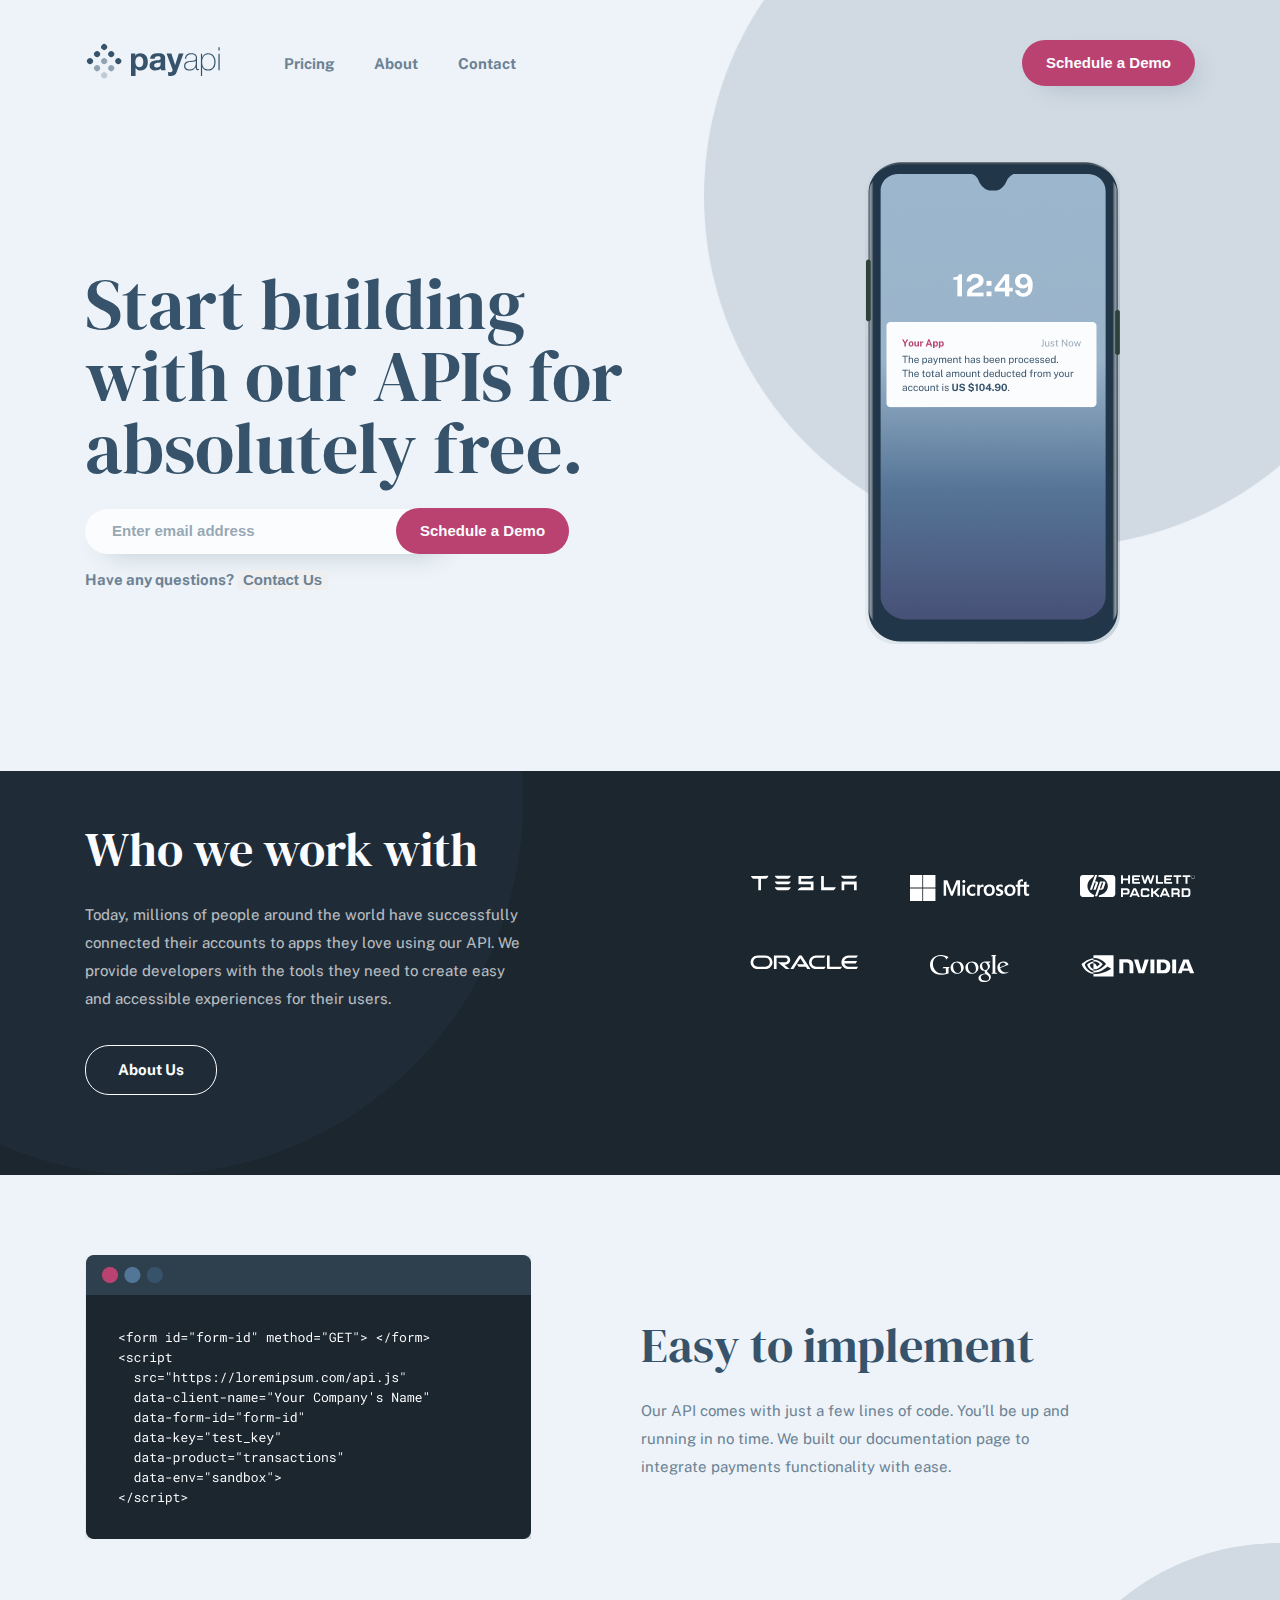
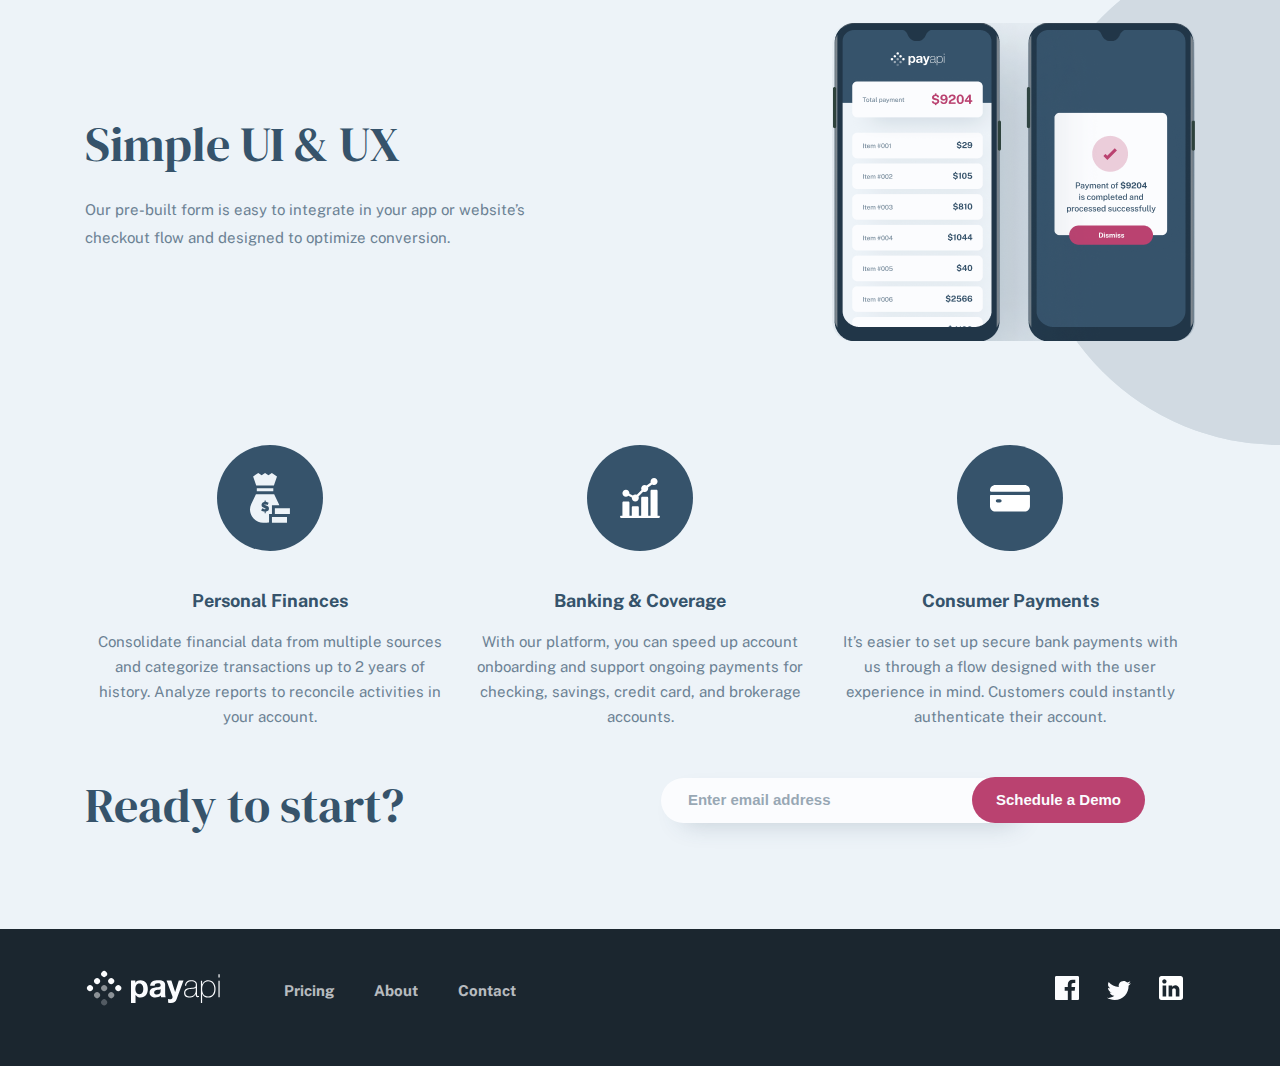
<file: index.html>
<!DOCTYPE html>
<html lang="en">

<head>
    <meta charset="UTF-8">
    <meta name="viewport" content="width=device-width, initial-scale=1.0">
    <link rel="stylesheet" href="./css/main.css">
    <title>Document</title>
</head>

<body>
    <header class="main_header">
        <div class="container">
            <h1 hidden>k</h1>
            <div class="main_header__block">
                <div class="main_header__logo">
                    <a class="main_header__logo_sub" href="#">
                        <img src="./img/logo.svg" alt="logo">
                    </a>
                    <ul class="main_header__list">
                        <li class="main_header__item">
                            <a class="main_header__item_sub" href="./pricing.html">Pricing</a>
                        </li>
                        <li class="main_header__item">
                            <a class="main_header__item_sub" href="#">About</a>
                        </li>
                        <li class="main_header__item">
                            <a class="main_header__item_sub" href="#">Contact</a>
                        </li>
                    </ul>
                </div>
                <button class="main_header__btn">
                    Schedule a Demo
                </button>
                <span class="main_header__menu">
                </span>
            </div>
        </div>
    </header>
    <main>
        <section class="hero">
            <div class="container">
                <div class="hero__block">
                    <div class="hero__img">
                        <img class="hero__img_sub" src="./img/telphone-mobile2x.png" alt="mobile">
                    </div>
                    <div class="hero__content">
                        <h2 class="hero__title">
                            Start building with our APIs for absolutely free.
                        </h2>
                        <form action="https://echo.htmlacademy.ru/" class="hero__form">
                            <input class="hero__input" type="email" name="email" aria-label="email"
                                placeholder="Enter email address">
                            <button type="submit" class="hero__btn">
                                Schedule a Demo
                            </button>
                        </form>
                        <span class="hero__span">
                            Have any questions?
                            <button class="hero__btnsub">Contact Us
                            </button>
                        </span>
                    </div>
                </div>
            </div>
        </section>
        <section class="about_us">
            <div class="container">
                <div class="about_us__block">
                    <div class="about_us__logos">
                        <div class="about_us__img">
                            <img class="about_us__img_sub" src="./img/tesla.svg" alt="logo">
                        </div>
                        <div class="about_us__img">
                            <img class="about_us__img_sub" src="./img/microsoft.svg" alt="logo">
                        </div>
                        <div class="about_us__img">
                            <img class="about_us__img_sub" src="./img/hellvet.svg" alt="logo">
                        </div>
                        <div class="about_us__img">
                            <img class="about_us__img_sub" src="./img/oracle.svg" alt="logo">
                        </div>
                        <div class="about_us__img">
                            <img class="about_us__img_sub" src="./img/google.svg" alt="logo">
                        </div>
                        <div class="about_us__img">
                            <img class="about_us__img_sub" src="./img/nvidia.svg" alt="logo">
                        </div>
                    </div>
                    <div class="about_us__content">
                        <h2 class="about_us__title">
                            Who we work with
                        </h2>
                        <p class="about_us__text">
                            Today, millions of people around the world have successfully connected their accounts to
                            apps
                            they love using our API. We provide developers with the tools they need to create easy and
                            accessible experiences for their users.
                        </p>
                        <span class="about_us__btn">
                            <a class="about_us__btn_sub" href="#">About Us</a>
                        </span>
                    </div>
                </div>
            </div>
        </section>
        <section class="implement">
            <div class="container">
                <div class="implement__block">
                    <div class="implement__img">
                        <img src="./img/implement.png" alt="foto">
                    </div>
                    <div class="implement__content">
                        <h2 class="implement__title">
                            Easy to implement
                        </h2>
                        <p class="implement__text">
                            Our API comes with just a few lines of code. You’ll be up and running in no time. We built
                            our documentation page to integrate payments functionality with ease.
                        </p>
                    </div>
                </div>
            </div>
        </section>
        <section class="simple">
            <div class="container">
                <div class="simple__block">
                    <div class="simple__img">
                        <img class="simple__img_sub" src="./img/simple.png" alt="phone">
                    </div>
                    <div class="simple__content">
                        <h2 class="simple__title">
                            Simple UI & UX
                        </h2>
                        <p class="simple__text">
                            Our pre-built form is easy to integrate in your app or website’s checkout flow and designed
                            to optimize conversion.
                        </p>
                    </div>
                </div>
            </div>
        </section>
        <section class="ready">
            <div class="container">
                <div class="ready__block">
                    <ul class="ready__list">
                        <li class="ready__item">
                            <div class="ready__img">
                                <img src="./img/ready1.svg" alt="img">
                            </div>
                            <h2 class="ready__title">
                                Personal Finances
                            </h2>
                            <p class="ready__text">
                                Consolidate financial data from multiple sources and categorize transactions up to 2
                                years of history. Analyze reports to reconcile activities in your account.
                            </p>
                        </li>
                        <li class="ready__item">
                            <div class="ready__img">
                                <img src="./img/ready2.svg" alt="img">
                            </div>
                            <h2 class="ready__title">
                                Banking & Coverage
                            </h2>
                            <p class="ready__text">
                                With our platform, you can speed up account onboarding and support ongoing payments for
                                checking, savings, credit card, and brokerage accounts.
                            </p>
                        </li>
                        <li class="ready__item">
                            <div class="ready__img">
                                <img src="./img/ready3.svg" alt="img">
                            </div>
                            <h2 class="ready__title">
                                Consumer Payments
                            </h2>
                            <p class="ready__text">
                                It’s easier to set up secure bank payments with us through a flow designed with the user
                                experience in mind. Customers could instantly authenticate their account.
                            </p>
                        </li>
                    </ul>
                    <div class="ready__button">
                        <div class="ready__title_sub">
                            Ready to start?
                        </div>
                        <div class="ready__btn">
                            <form action="https://echo.htmlacademy.ru/" class="hero__form">
                                <input class="hero__input" type="email" name="email" aria-label="email"
                                    placeholder="Enter email address">
                                <button type="submit" class="hero__btn">
                                    Schedule a Demo
                                </button>
                            </form>
                        </div>
                    </div>
                </div>
            </div>
        </section>
    </main>
    <footer class="main__footer">
        <div class="container">
            <h1 hidden>k</h1>
            <div class="footer__block">
                <div class="footer__content">
                    <div class="footer__logo">
                        <a class="footer__logo_sub" href="#">
                            <img src="./img/footer_logo.svg" alt="logo">
                        </a>
                    </div>
                    <ul class="footer__list">
                        <li class="footer__item">
                            <a class="footer__item_sub" href="#">Pricing</a>
                        </li>
                        <li class="footer__item">
                            <a class="footer__item_sub" href="#">About</a>
                        </li>
                        <li class="footer__item1">
                            <a class="footer__item_sub" href="#">Contact</a>
                        </li>
                    </ul>
                </div>
                <div class="footer__links">
                    <a class="footer__link" href="#">
                        <img src="./img/facebook.svg" alt="facebook">
                    </a>
                    <a class="footer__link" href="#">
                        <img src="./img/twiter.svg" alt="twiter">
                    </a>
                    <a class="footer__link" href="#">
                        <img src="./img/in.svg" alt="in">
                    </a>
                </div>
            </div>
        </div>
    </footer>
</body>

</html>
</file>
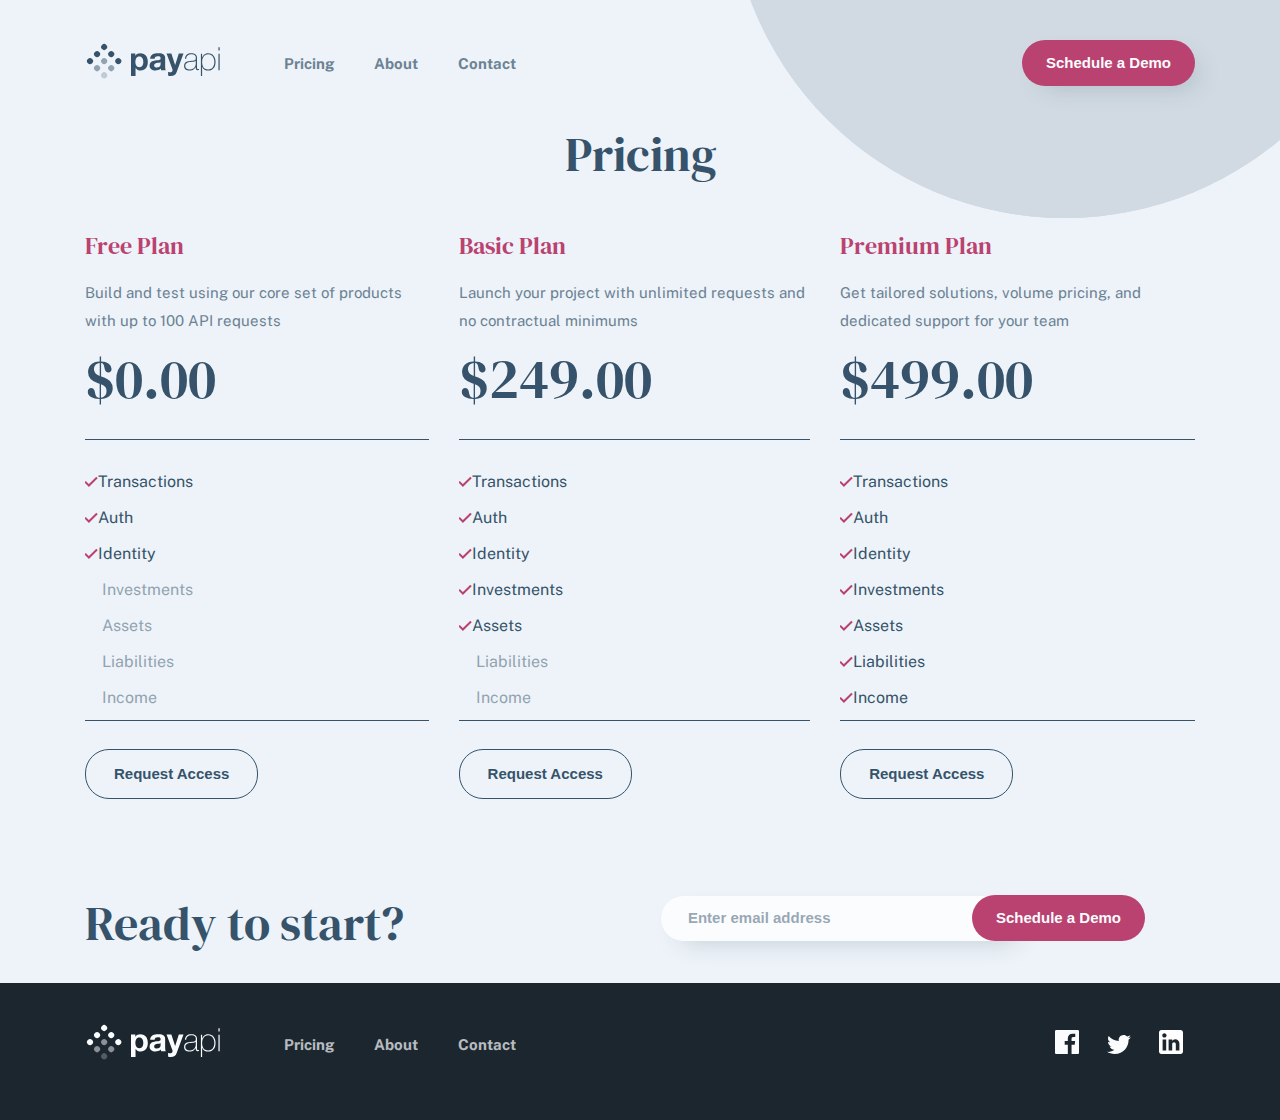
<file: pricing.html>
<!DOCTYPE html>
<html lang="en">

<head>
    <meta charset="UTF-8">
    <meta name="viewport" content="width=device-width, initial-scale=1.0">
    <link rel="stylesheet" href="./css/main.css">
    <title>Document</title>
</head>

<body>
    <header class="main_header">
        <div class="container">
            <h1 hidden>k</h1>
            <div class="main_header__block">
                <div class="main_header__logo">
                    <a class="main_header__logo_sub" href="#">
                        <img src="./img/logo.svg" alt="logo">
                    </a>
                    <ul class="main_header__list">
                        <li class="main_header__item">
                            <a class="main_header__item_sub" href="./pricing.html">Pricing</a>
                        </li>
                        <li class="main_header__item">
                            <a class="main_header__item_sub" href="#">About</a>
                        </li>
                        <li class="main_header__item">
                            <a class="main_header__item_sub" href="#">Contact</a>
                        </li>
                    </ul>
                </div>
                <button class="main_header__btn">
                    Schedule a Demo
                </button>
                <span class="main_header__menu">
                </span>
            </div>
        </div>
    </header>
    <main>
        <section class="pricing">
            <div class="container">
                <div class="pricing__block">
                    <h2 class="pricing__title">
                        Pricing
                    </h2>
                    <ul class="pricing__list">
                        <li class="pricing__item">
                            <h3 class="pricing__title_sub">
                                Free Plan
                            </h3>
                            <p class="pricing__text">
                                Build and test using our core set of products with up to 100 API requests
                            </p>
                            <p class="pricing__text_sub">
                                $0.00
                            </p>
                            <span class="span"></span>
                            <p class="pricing__item_sub">
                                <span>
                                    <img src="./img/icon.svg" alt="icon">
                                </span>
                                Transactions
                            </p>
                            <p class="pricing__item_sub">
                                <span>
                                    <img src="./img/icon.svg" alt="icon">
                                </span>
                                Auth
                            </p>
                            <p class="pricing__item_sub">
                                <span>
                                    <img src="./img/icon.svg" alt="icon">
                                </span>
                                Identity
                            </p>
                            <p class="pricing__item_sub1">
                                Investments
                            </p>
                            <p class="pricing__item_sub1">
                                Assets
                            </p>
                            <p class="pricing__item_sub1">
                                Liabilities
                            </p>
                            <p class="pricing__item_sub1">
                                Income
                            </p>
                            <span class="span"></span>
                            <button class="pricing__btn">
                                Request Access
                            </button>
                        </li>
                        <li class="pricing__item">
                            <h3 class="pricing__title_sub">
                                Basic Plan
                            </h3>
                            <p class="pricing__text">
                                Launch your project with unlimited requests and no contractual minimums
                            </p>
                            <p class="pricing__text_sub">
                                $249.00
                            </p>
                            <span class="span"></span>
                            <p class="pricing__item_sub">
                                <span>
                                    <img src="./img/icon.svg" alt="icon">
                                </span>
                                Transactions
                            </p>
                            <p class="pricing__item_sub">
                                <span>
                                    <img src="./img/icon.svg" alt="icon">
                                </span>
                                Auth
                            </p>
                            <p class="pricing__item_sub">
                                <span>
                                    <img src="./img/icon.svg" alt="icon">
                                </span>
                                Identity
                            </p>
                            <p class="pricing__item_sub">
                                <span>
                                    <img src="./img/icon.svg" alt="icon">
                                </span>
                                Investments
                            </p>
                            <p class="pricing__item_sub">
                                <span>
                                    <img src="./img/icon.svg" alt="icon">
                                </span>
                                Assets
                            </p>
                            <p class="pricing__item_sub1">
                                Liabilities
                            </p>
                            <p class="pricing__item_sub1">
                                Income
                            </p>
                            <span class="span"></span>
                            <button class="pricing__btn">
                                Request Access
                            </button>
                        </li>
                        <li class="pricing__item">
                            <h3 class="pricing__title_sub">
                                Premium Plan
                            </h3>
                            <p class="pricing__text">
                                Get tailored solutions, volume pricing, and dedicated support for your team
                            </p>
                            <p class="pricing__text_sub">
                                $499.00
                            </p>
                            <span class="span"></span>
                            <p class="pricing__item_sub">
                                <span>
                                    <img src="./img/icon.svg" alt="icon">
                                </span>
                                Transactions
                            </p>
                            <p class="pricing__item_sub">
                                <span>
                                    <img src="./img/icon.svg" alt="icon">
                                </span>
                                Auth
                            </p>
                            <p class="pricing__item_sub">
                                <span>
                                    <img src="./img/icon.svg" alt="icon">
                                </span>
                                Identity
                            </p>
                            <p class="pricing__item_sub">
                                <span>
                                    <img src="./img/icon.svg" alt="icon">
                                </span>
                                Investments
                            </p>
                            <p class="pricing__item_sub">
                                <span>
                                    <img src="./img/icon.svg" alt="icon">
                                </span>
                                Assets
                            </p>
                            <p class="pricing__item_sub">
                                <span>
                                    <img src="./img/icon.svg" alt="icon">
                                </span>
                                Liabilities
                            </p>
                            <p class="pricing__item_sub">
                                <span>
                                    <img src="./img/icon.svg" alt="icon">
                                </span>
                                Income
                            </p>
                            <span class="span"></span>
                            <button class="pricing__btn">
                                Request Access
                            </button>
                        </li>
                    </ul>
                </div>
                <div class="ready__button">
                    <div class="ready__title_sub">
                        Ready to start?
                    </div>
                    <div class="ready__btn">
                        <form action="https://echo.htmlacademy.ru/" class="hero__form">
                            <input class="hero__input" type="email" name="email" aria-label="email"
                                placeholder="Enter email address">
                            <button type="submit" class="hero__btn">
                                Schedule a Demo
                            </button>
                        </form>
                    </div>
                </div>
            </div>
        </section>
    </main>
    <footer class="main__footer">
        <div class="container">
            <h1 hidden>k</h1>
            <div class="footer__block">
                <div class="footer__content">
                    <div class="footer__logo">
                        <a class="footer__logo_sub" href="#">
                            <img src="./img/footer_logo.svg" alt="logo">
                        </a>
                    </div>
                    <ul class="footer__list">
                        <li class="footer__item">
                            <a class="footer__item_sub" href="#">Pricing</a>
                        </li>
                        <li class="footer__item">
                            <a class="footer__item_sub" href="#">About</a>
                        </li>
                        <li class="footer__item1">
                            <a class="footer__item_sub" href="#">Contact</a>
                        </li>
                    </ul>
                </div>
                <div class="footer__links">
                    <a class="footer__link" href="#">
                        <img src="./img/facebook.svg" alt="facebook">
                    </a>
                    <a class="footer__link" href="#">
                        <img src="./img/twiter.svg" alt="twiter">
                    </a>
                    <a class="footer__link" href="#">
                        <img src="./img/in.svg" alt="in">
                    </a>
                </div>
            </div>
        </div>
    </footer>
</body>

</html>
</file>
<file: css/main.css>
body,h1,h2,h3,h4,h5,ol,p,ul{margin:0}.main_header__btn,.main_header__item_sub{font-size:15px;font-weight:700;line-height:18px}.hero,.main_header__menu{background-repeat:no-repeat}.hero__img,.hero__title{margin-bottom:24px}.container,.hero__title{margin-left:auto;margin-right:auto}.hero__btn:hover,.main_header__btn:hover{background-color:#da6d97}.about_us__title,.hero__title,.ready__title_sub{font-family:DM Serif Display}@font-face{font-display:swap;font-family:"Public Sans";font-style:normal;font-weight:400;src:url("../fonts/public-sans-v15-latin-regular.woff2") format("woff2")}@font-face{font-display:swap;font-family:"Public Sans";font-style:normal;font-weight:700;src:url("../fonts/public-sans-v15-latin-700.woff2") format("woff2")}@font-face{font-display:swap;font-family:"DM Serif Display";font-style:normal;font-weight:400;src:url("../fonts/dm-serif-display-v15-latin-regular.woff2") format("woff2")}html{-webkit-box-sizing:border-box;box-sizing:border-box}*,::after,::before{-webkit-box-sizing:inherit;box-sizing:inherit}a{text-decoration:none}ol,ul{padding:0;list-style:none}body{background-color:#edf3f8;font-family:"Public Sans"}img{max-width:100%;height:auto}.container{max-width:1150px;padding-left:20px;padding-right:20px}.main_header{padding-top:40px;position:absolute;width:100%}.main_header__block{display:-webkit-box;display:-ms-flexbox;display:flex;-webkit-box-align:center;-ms-flex-align:center;align-items:center;-webkit-box-pack:justify;-ms-flex-pack:justify;justify-content:space-between}.main_header__logo{display:-webkit-box;display:-ms-flexbox;display:flex;-webkit-box-align:center;-ms-flex-align:center;align-items:center;gap:64px}.main_header__list{display:none;gap:40px}.main_header__item_sub{color:#36536b;opacity:.7}.main_header__item_sub:hover{opacity:1}.main_header__btn{display:none;color:#fbfcfe;border-radius:24px;-webkit-box-shadow:10px 10px 25px -10px rgba(54,83,107,.25);box-shadow:10px 10px 25px -10px rgba(54,83,107,.25);background-color:#ba4270;padding:14px 24px;border:none;cursor:pointer}.main_header__menu{width:28px;height:17px;background-image:url("/img/header_menu.svg")}@media screen and (min-width:678px){.main_header__list{display:-webkit-box;display:-ms-flexbox;display:flex}.main_header__btn{display:inline-block}.main_header__menu{display:none}}.hero{background-image:url("/img/heromob.svg");background-size:contain;padding-top:162px;padding-bottom:75px;text-align:center}.hero__img_sub{border-radius:30px}.hero__title{color:#36536b;font-size:32px;font-weight:400;line-height:36px;max-width:573px}.hero__btn,.hero__btnsub,.hero__span{font-size:15px;font-weight:700;line-height:18px}.hero__input{border-radius:24px;padding:16px 138px 14px 27px;-webkit-box-shadow:10px 10px 25px -10px rgba(54,83,107,.25);box-shadow:10px 10px 25px -10px rgba(54,83,107,.25);background:#fbfcfe;border:none;margin-bottom:16px}.hero__input::-webkit-input-placeholder{color:#36536b;font-size:15px;font-weight:700;line-height:18px;opacity:.5}.hero__input::-moz-placeholder{color:#36536b;font-size:15px;font-weight:700;line-height:18px;opacity:.5}.hero__input:-ms-input-placeholder{color:#36536b;font-size:15px;font-weight:700;line-height:18px;opacity:.5}.hero__input::-ms-input-placeholder{color:#36536b;font-size:15px;font-weight:700;line-height:18px;opacity:.5}.hero__input::placeholder{color:#36536b;font-size:15px;font-weight:700;line-height:18px;opacity:.5}.hero__input:hover{border:none;opacity:1}.hero__btn{color:#fbfcfe;border-radius:24px;padding:14px 101px;background:#ba4270;border:none;cursor:pointer;margin-bottom:16px}.about_us,.main__footer{background-color:#1b262f}.about_us,.pricing{background-repeat:no-repeat}.hero__btnsub,.hero__span{color:#6c8294}.hero__btnsub{border:none;cursor:pointer}@media screen and (min-width:698px){.hero__img{margin-bottom:48px}.hero__title{font-size:48px;line-height:56px}.hero__input{padding:15px 153px 15px 27px}.hero__btn{padding:14px 24px;-webkit-transform:translateX(-50px);-ms-transform:translateX(-50px);transform:translateX(-50px)}}.about_us__content,.about_us__logos,.implement__block{text-align:center}.about_us{padding-top:50px;padding-bottom:80px;background-image:url("/img/aboutbg.svg");background-size:contain}.about_us__logos{display:-ms-grid;display:grid;-ms-grid-columns:auto 50px auto;grid-template-columns:auto auto;gap:50px;margin-bottom:56px}.about_us__title{color:#fbfcfe;font-size:32px;font-weight:400;line-height:36px;margin-bottom:16px}.about_us__text{color:#fbfcfe;font-size:15px;font-weight:400;line-height:28px;margin-bottom:60px;opacity:.7}.about_us__btn_sub{display:inline-block;color:#fbfcfe;font-size:15px;font-weight:700;line-height:18px;border:1px solid #fbfcfe;border-radius:24px;padding:15px 32px}.implement,.simple{padding-top:80px}.about_us__btn_sub:hover{color:#000;background-color:#fbfcfe}.implement__img,.simple__img{margin-bottom:48px}.implement__title,.simple__title{color:#36536b;font-family:DM Serif Display;font-size:36px;font-weight:400;line-height:36px;margin-bottom:24px}.implement__text{color:#6c8294;font-size:15px;font-weight:400;line-height:28px}.simple{padding-bottom:100px}.simple__img_sub{border-radius:20px}.footer__block,.ready__btn,.ready__list,.simple__content,.simple__img{text-align:center}.simple__text{color:#6c8294;font-size:15px;font-weight:400;line-height:28px;max-width:573px;margin-left:auto;margin-right:auto}.ready{padding-bottom:64px}.ready__img{margin-bottom:33px}.ready__title{color:#36536b;font-size:18px;font-weight:700;line-height:25px;margin-bottom:16px}.ready__text{color:#6c8294;font-size:15px;font-weight:400;line-height:25px;margin-bottom:48px;max-width:573px;margin-left:auto;margin-right:auto}.ready__title_sub{color:#36536b;font-size:32px;font-weight:400;line-height:36px;text-align:center;margin-bottom:32px}.main__footer{padding-top:40px;padding-bottom:55px}.footer__logo{margin-bottom:40px}.footer__item{margin-bottom:30px}.footer__item1{margin-bottom:40px}.footer__item_sub{color:#fbfcfe;font-size:15px;font-weight:700;line-height:18px;opacity:.7}.pricing__title,.pricing__title_sub{font-weight:400;font-family:DM Serif Display}.footer__item_sub:hover{opacity:1}.footer__link{margin-left:12px;margin-right:12px}.pricing{padding-top:126px;background-image:url("/img/pricingmob.svg");background-position:top right;background-size:265px}.pricing__block{text-align:center;margin-bottom:48px}.pricing__title{color:#36536b;font-size:32px;line-height:36px;margin-bottom:48px}.pricing__title_sub{color:#ba4270;font-size:24px;line-height:32px;margin-bottom:17px}.pricing__text{color:#6c8294;font-size:15px;font-weight:100;line-height:28px;margin-bottom:8px}.pricing__text_sub{color:#36536b;font-family:DM Serif Display;font-size:56px;font-weight:400;line-height:72px;margin-bottom:24px}.pricing__item_sub,.pricing__item_sub1{display:-webkit-box;display:-ms-flexbox;display:flex;max-width:135px;margin-left:auto;margin-right:auto;color:#36536b;font-size:16px;font-weight:400;line-height:28px;text-align:left;margin-bottom:8px}.pricing__item_sub1{opacity:.5;padding-left:17px}.pricing__btn{background-color:#edf3f8;color:#36536b;font-size:15px;font-weight:700;line-height:18px;border:1px solid #36536b;border-radius:24px;padding:15px 28px;margin-bottom:48px}.pricing__btn:hover{color:#fff;background-color:#36536b}.span{display:inline-block;width:100%;height:1px;background-color:#36536b;margin-bottom:24px}@media screen and (min-width:768px){.about_us{background-image:url("/img/abouttab.svg")}.about_us__logos{-ms-grid-columns:auto auto auto;grid-template-columns:auto auto auto}.about_us__content{max-width:571px;margin-left:auto;margin-right:auto}.about_us__title{font-size:48px;line-height:56px;margin-bottom:24px}.implement__content,.simple__content{max-width:573px;margin-left:auto;margin-right:auto}.implement__title,.pricing__title,.ready__title_sub,.simple__title{font-size:48px;line-height:56px}.ready__list{display:-webkit-box;display:-ms-flexbox;display:flex}.ready__item{max-width:350px;margin-left:auto;margin-right:auto}.footer__block,.footer__content{display:-webkit-box;display:-ms-flexbox}.footer__block{display:flex;-webkit-box-pack:justify;-ms-flex-pack:justify;justify-content:space-between;-webkit-box-align:center;-ms-flex-align:center;align-items:center}.footer__content{display:flex;-webkit-box-align:center;-ms-flex-align:center;align-items:center;gap:64px}.footer__list{display:-webkit-box;display:-ms-flexbox;display:flex;gap:40px}.footer__item,.footer__item1,.footer__logo{margin-bottom:0}.pricing{background-image:url("/img/pricingtab.svg");background-size:270px}.pricing__list{display:-webkit-box;display:-ms-flexbox;display:flex;gap:10px}}@media screen and (min-width:992px){.hero{background-image:url("/img/herodes.png");background-repeat:no-repeat;background-size:45%;background-position:top right}.hero__block{display:-webkit-box;display:-ms-flexbox;display:flex;-webkit-box-align:center;-ms-flex-align:center;align-items:center;-webkit-box-orient:horizontal;-webkit-box-direction:reverse;-ms-flex-direction:row-reverse;flex-direction:row-reverse;text-align:left;-webkit-box-pack:justify;-ms-flex-pack:justify;justify-content:space-between}.hero__title{font-size:72px;line-height:72px}.hero__img_sub{margin-right:75px}.about_us{background-image:url("/img/aboutdes.svg")}.about_us__block,.simple__block{display:-webkit-box;display:-ms-flexbox;display:flex;-webkit-box-orient:horizontal;-webkit-box-direction:reverse;-ms-flex-direction:row-reverse;flex-direction:row-reverse;-webkit-box-align:center;-ms-flex-align:center;align-items:center;-webkit-box-pack:justify;-ms-flex-pack:justify;justify-content:space-between}.about_us__content{margin:0;text-align:left;max-width:445px}.about_us__text{margin-bottom:32px}.implement__block{display:-webkit-box;display:-ms-flexbox;display:flex;-ms-flex-pack:distribute;justify-content:space-around;-webkit-box-align:center;-ms-flex-align:center;align-items:center}.implement__content{text-align:left;max-width:445px}.implement__img,.simple__img{margin:0}.simple{background-image:url("/img/simplebg.svg");background-repeat:no-repeat;background-position:center right;background-size:contain}.simple__content{text-align:left;max-width:445px;margin:0}.ready__button{display:-webkit-box;display:-ms-flexbox;display:flex;-webkit-box-pack:justify;-ms-flex-pack:justify;justify-content:space-between}.pricing{background-image:url("/img/pricingdes.svg");background-size:551px}.pricing__list{text-align:left;gap:30px}.pricing__item_sub,.pricing__item_sub1{margin-left:0;margin-right:0}}
</file>
